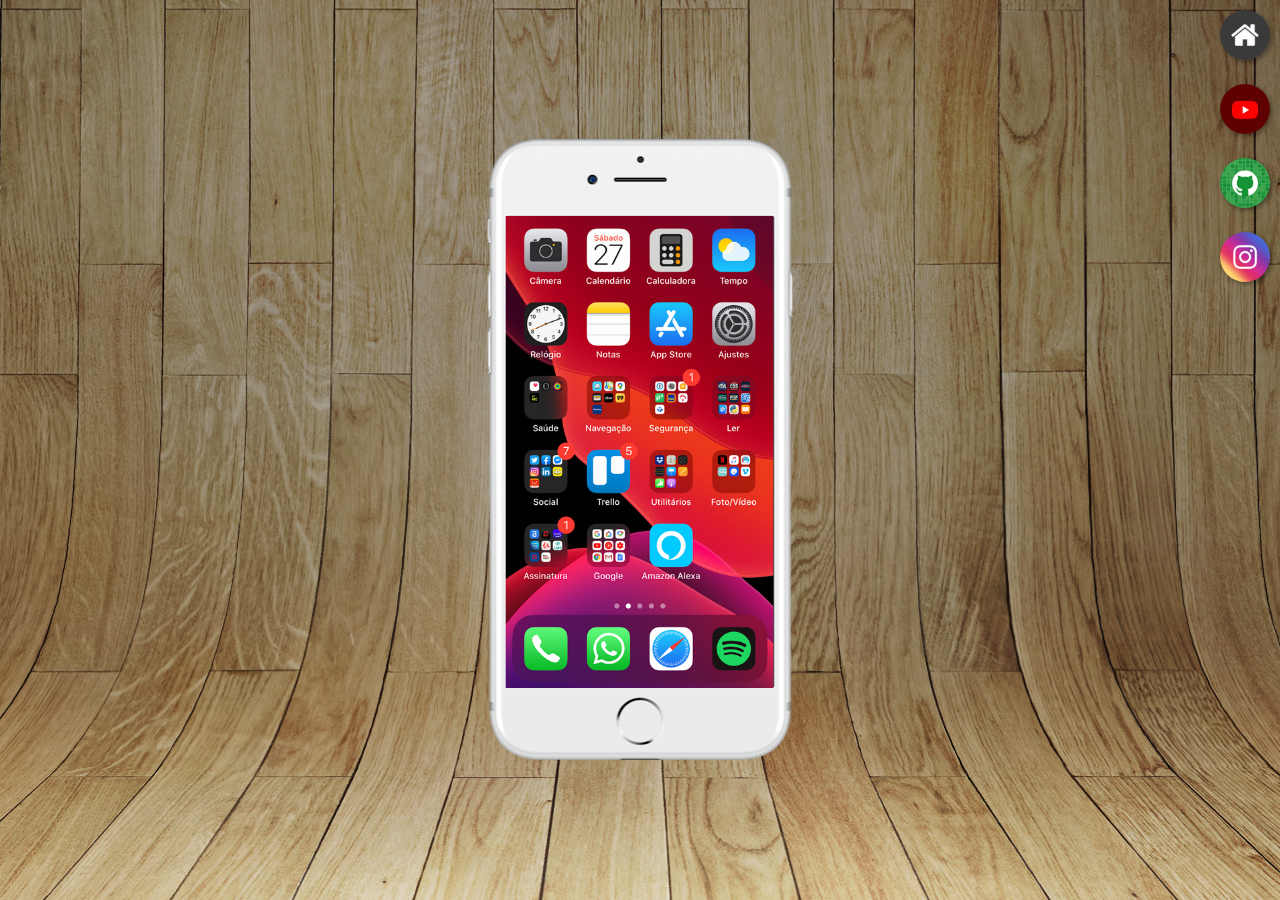
<file: index.html>
<!DOCTYPE html>
<html lang="pt-br">
<head>
    <meta charset="UTF-8">
    <meta name="viewport" content="width=device-width, initial-scale=1.0">
    <link rel="shortcut icon" href="favicon.ico" type="image/x-icon">
    <link rel="stylesheet" href="style.css">
    <title>Projeto Redes Sociais</title>
    
    
</head>
<body>   
    

    <main>
        <section id="telefone">
            <iframe name="tela" id="tela" src="home.html" frameborder="0">Não é compatível com isso.</iframe>
        </section>

        <section id="redes-sociais">
            <a href="home.html" target="tela"><img src="imagens/logo-home.jpg" alt="home"></a> <br>
            <a href="youtube.html" target="tela"><img src="imagens/logo-youtube.jpg" alt="youtube"></a> <br>
            <a href="" target="tela"><img src="imagens/logo-github.jpg" alt="GitHub"></a> <br>
            <a href="instagram.html" target="tela"><img src="imagens/logo-instagram.jpg" alt="Instagram"></a>

        </section>
    </main>
</body>
</html>
</file>
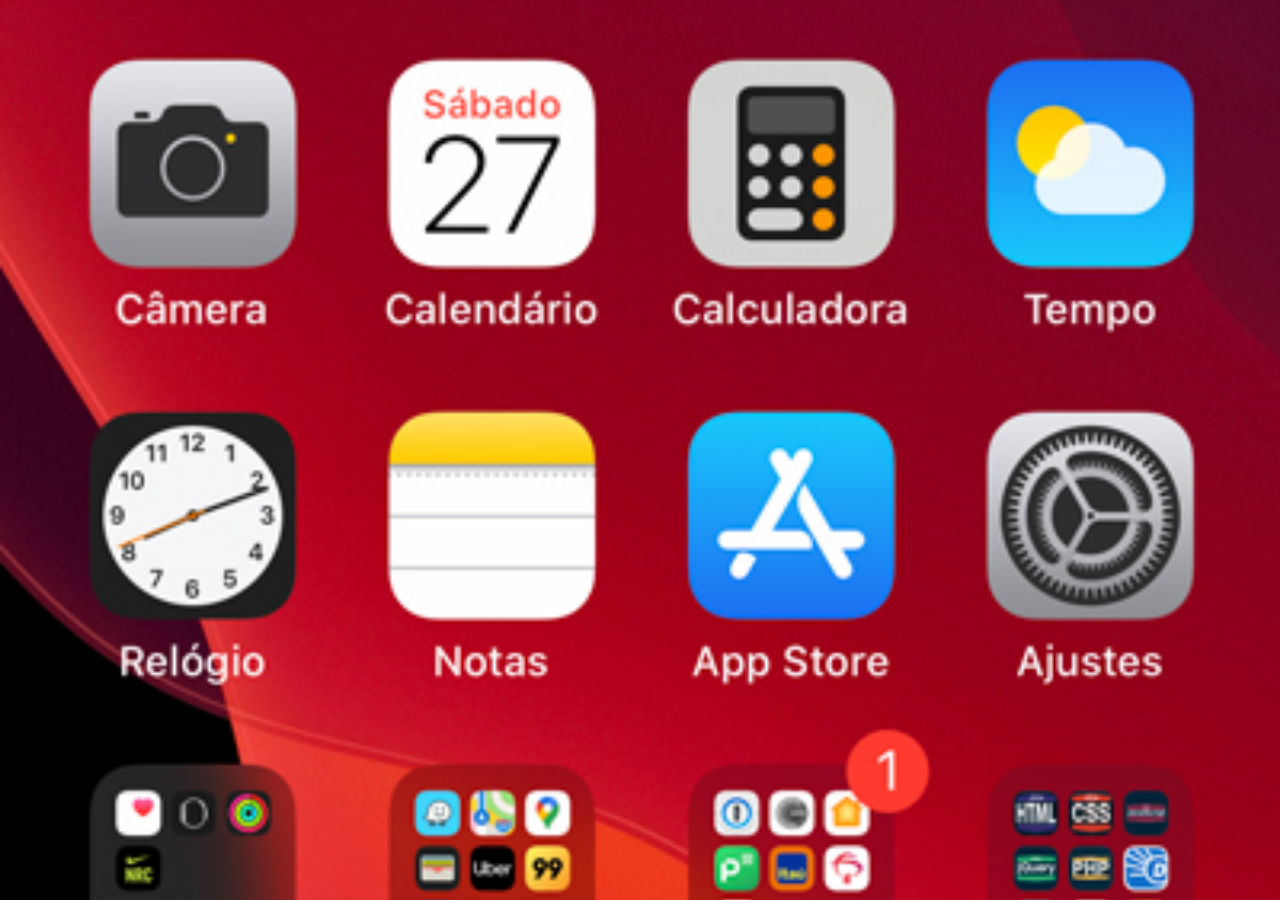
<file: home.html>
<!DOCTYPE html>
<html lang="pt-br">
<head>
    <meta charset="UTF-8">
    <meta name="viewport" content="width=device-width, initial-scale=1.0">
    <title>Home</title>
    <style>
        * {
            padding: 0;
            margin: 0;
        }
        body {
            height: 100vh;
            width: 100vw;
            background-image: url(imagens/tela-home.jpg);
            background-repeat: no-repeat;
            background-position: top center;
            background-size: cover;
        }
    </style>
</head>
<body>
    
    
</body>
</html>
</file>
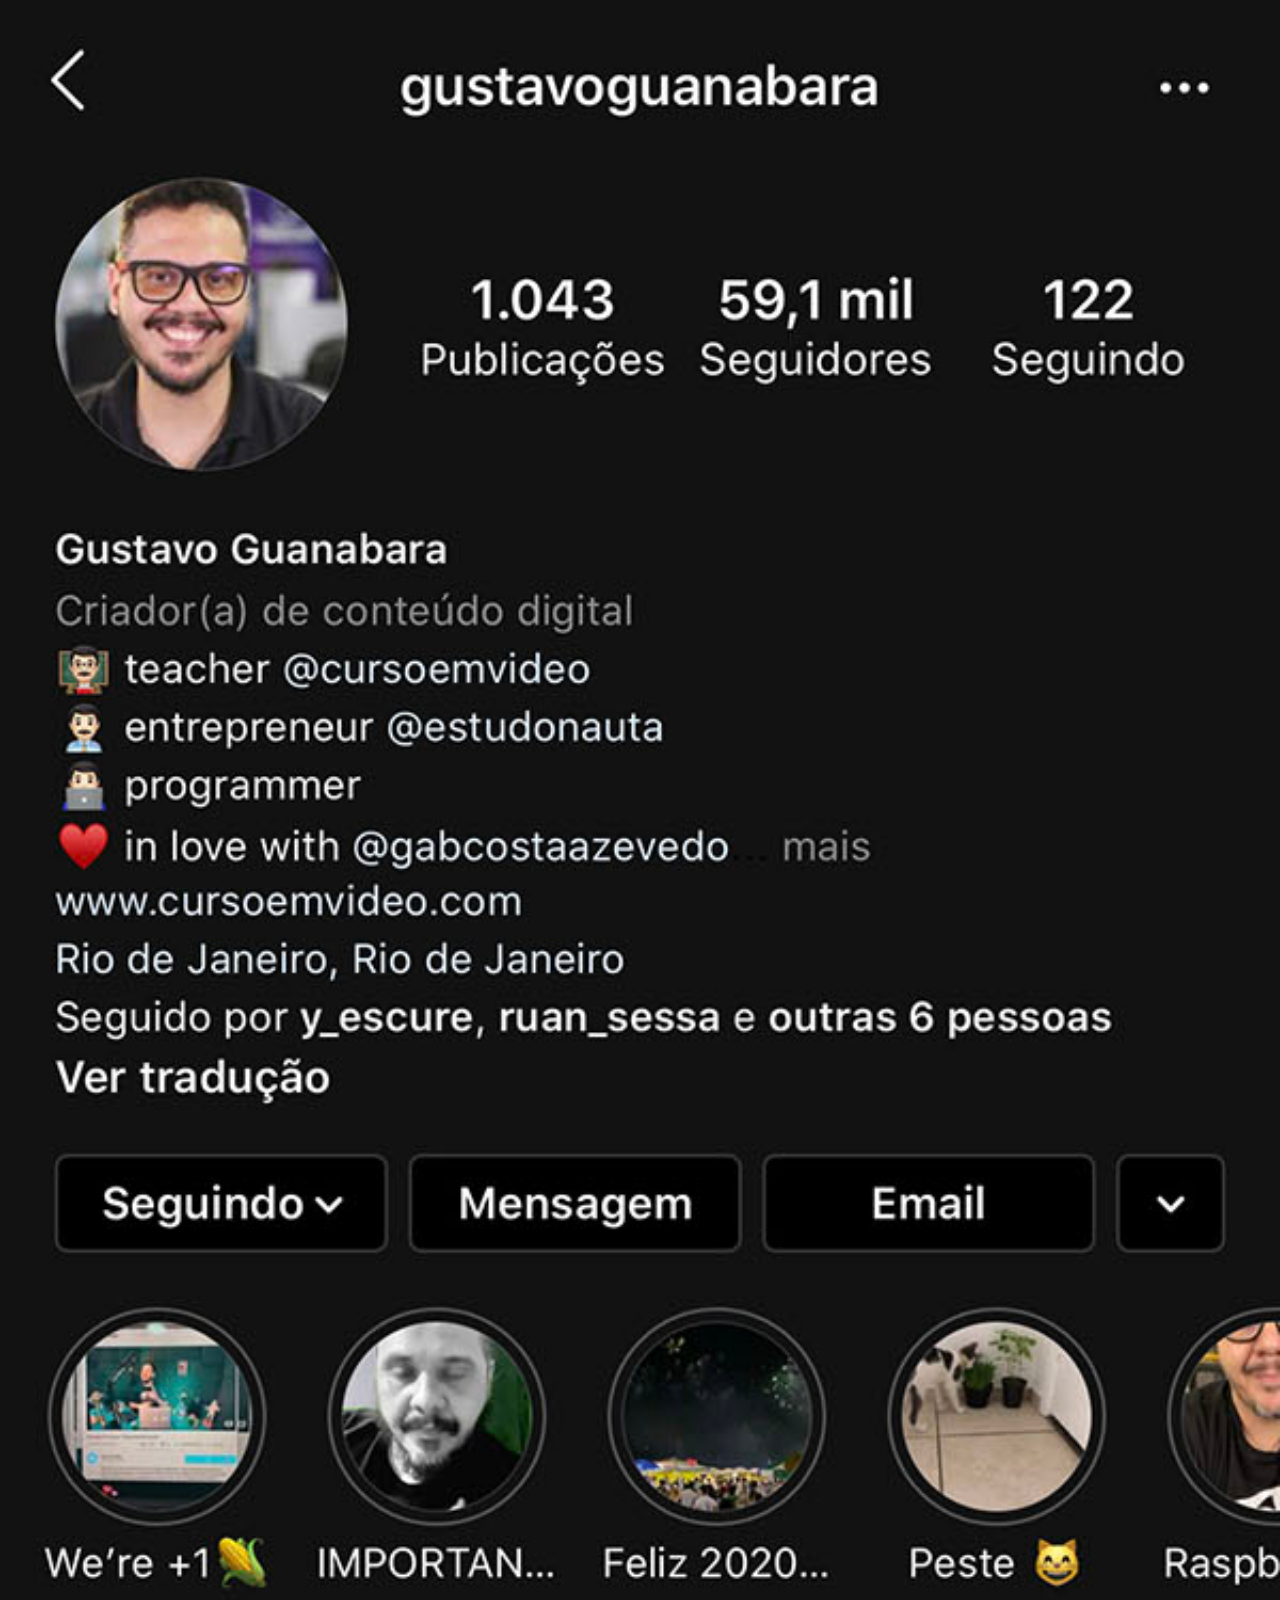
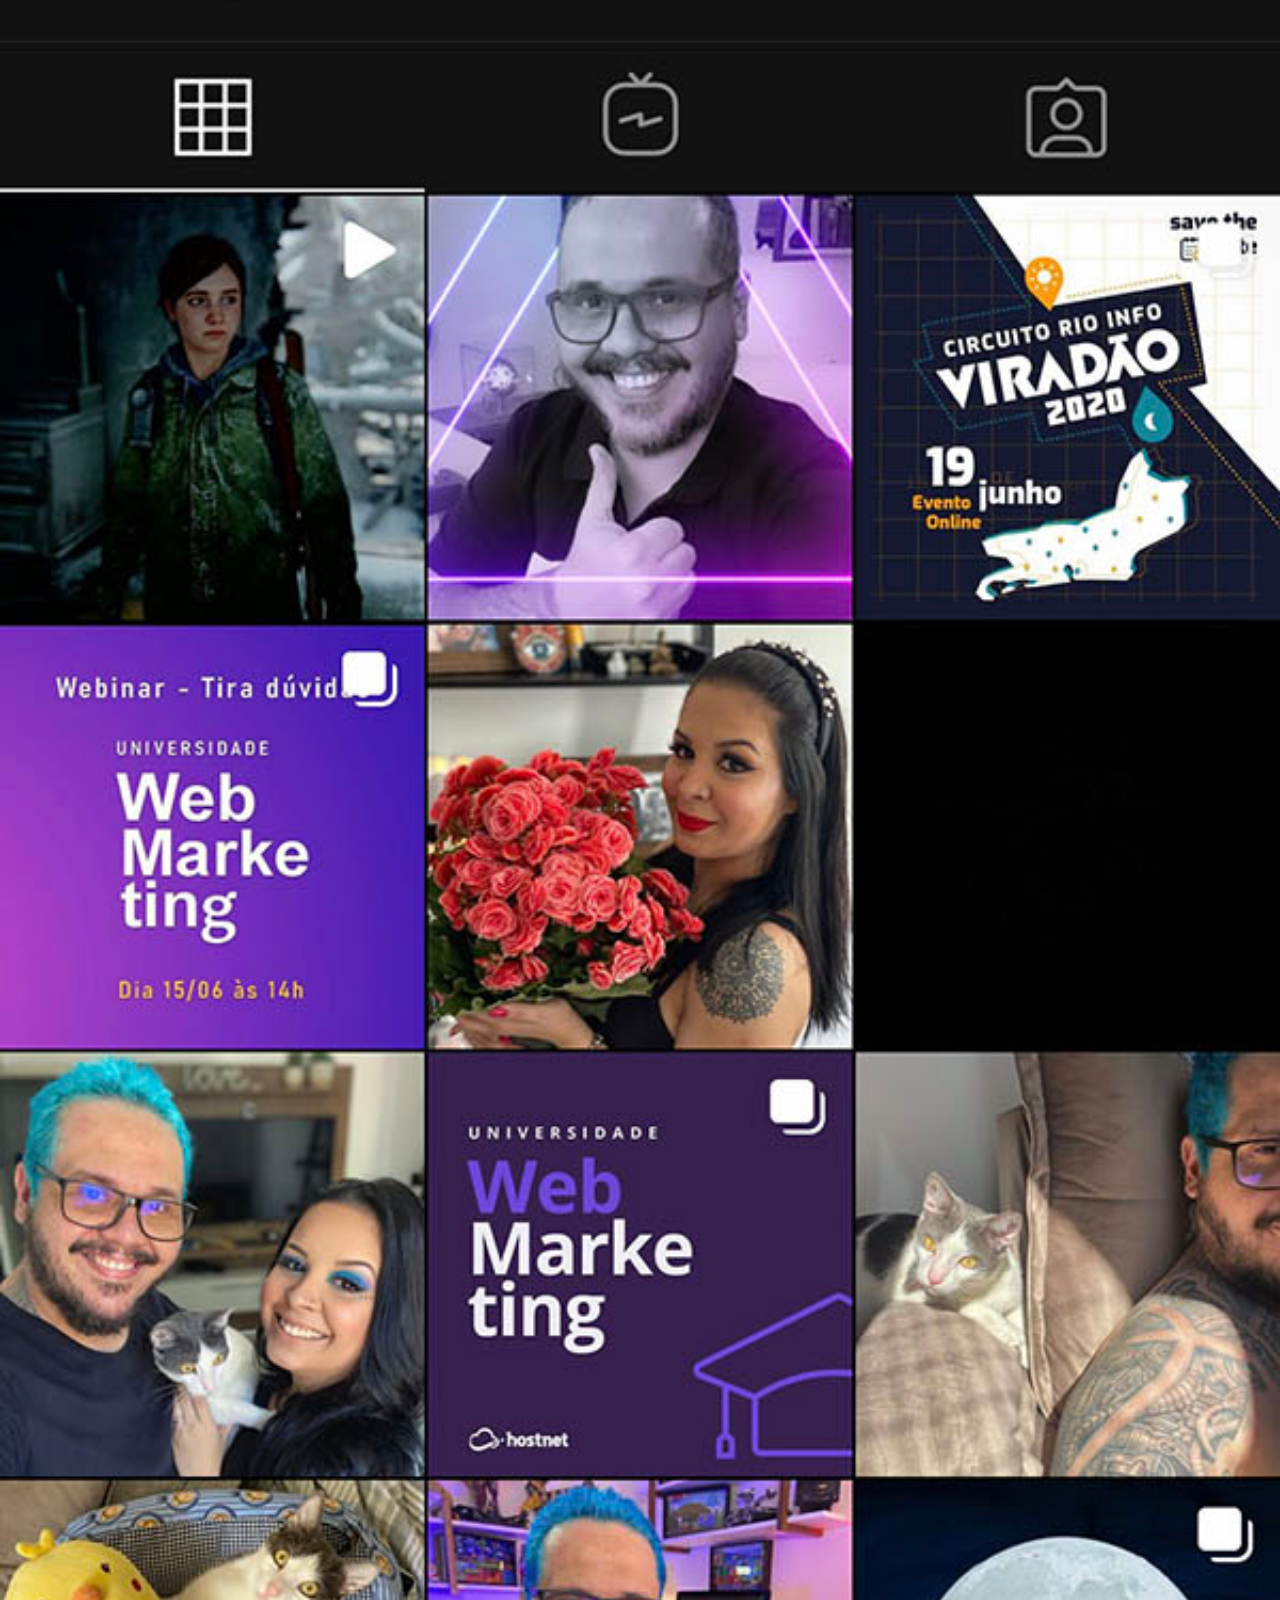
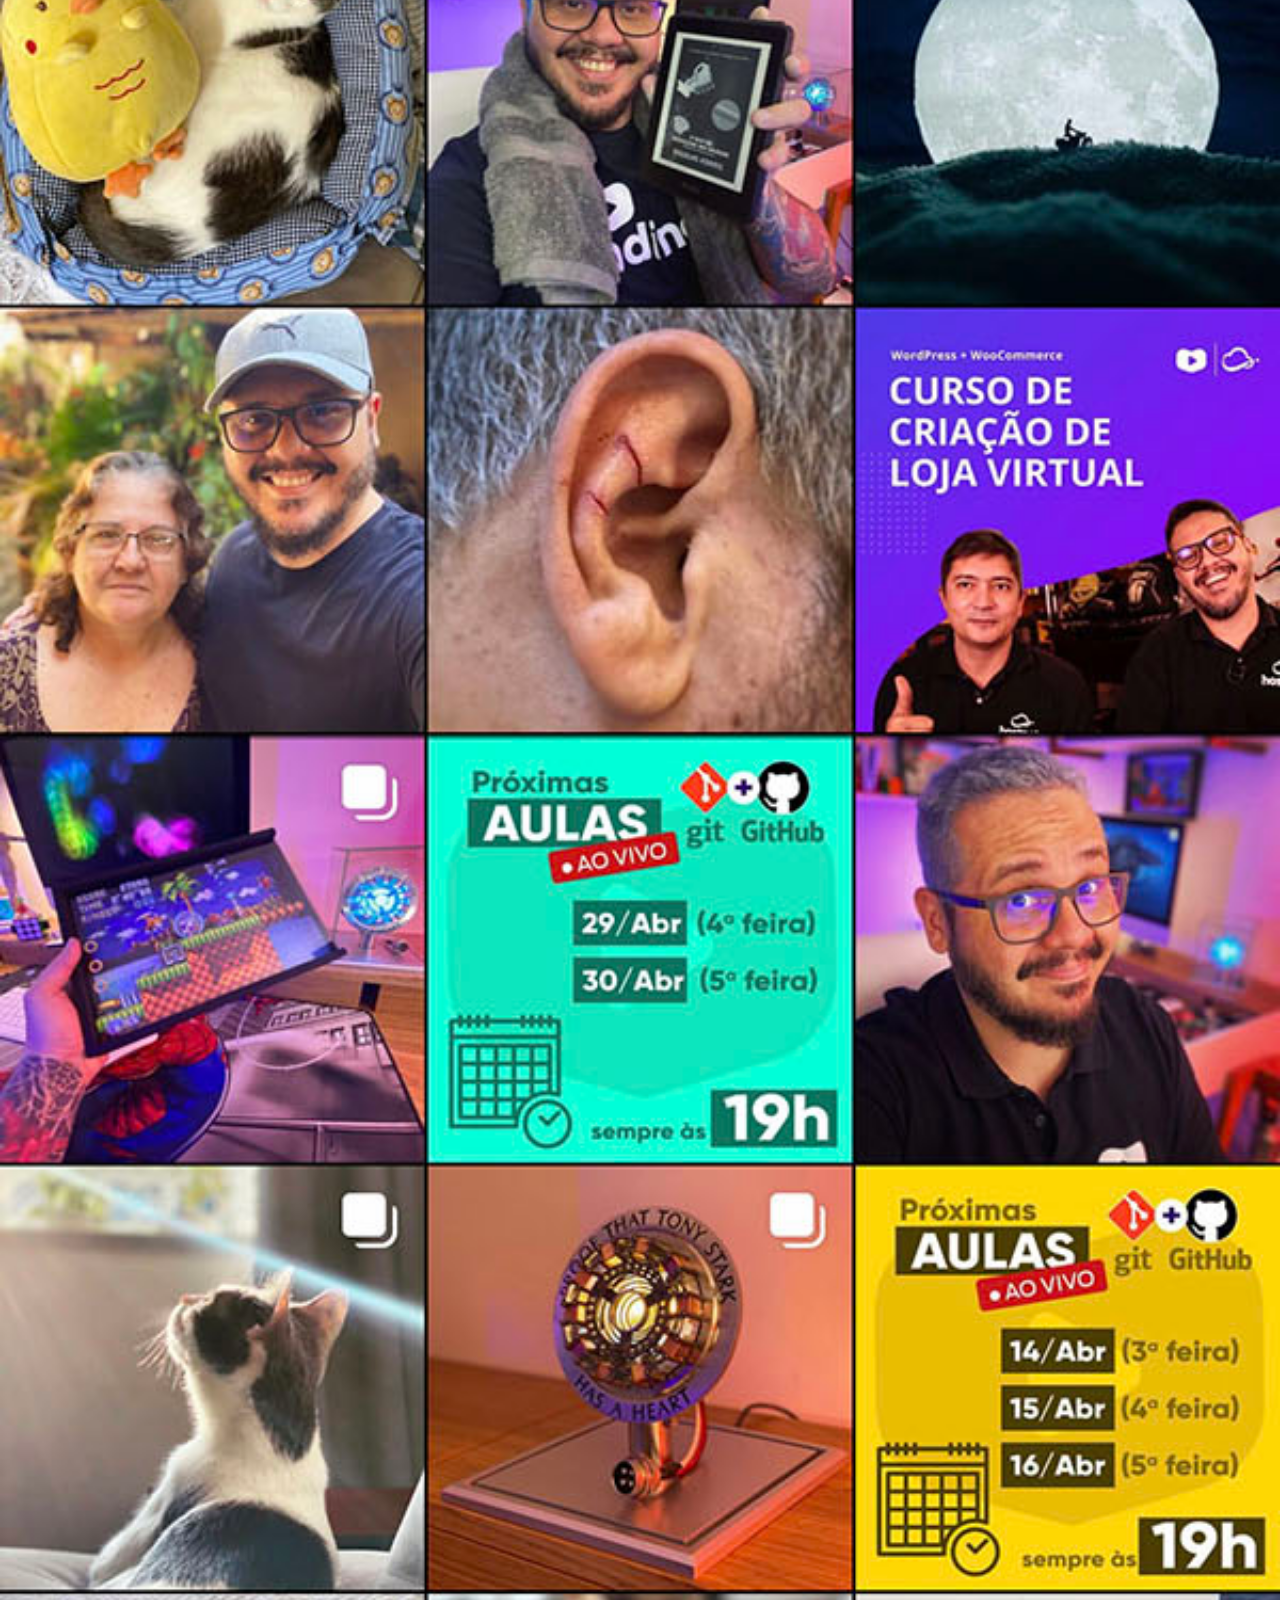
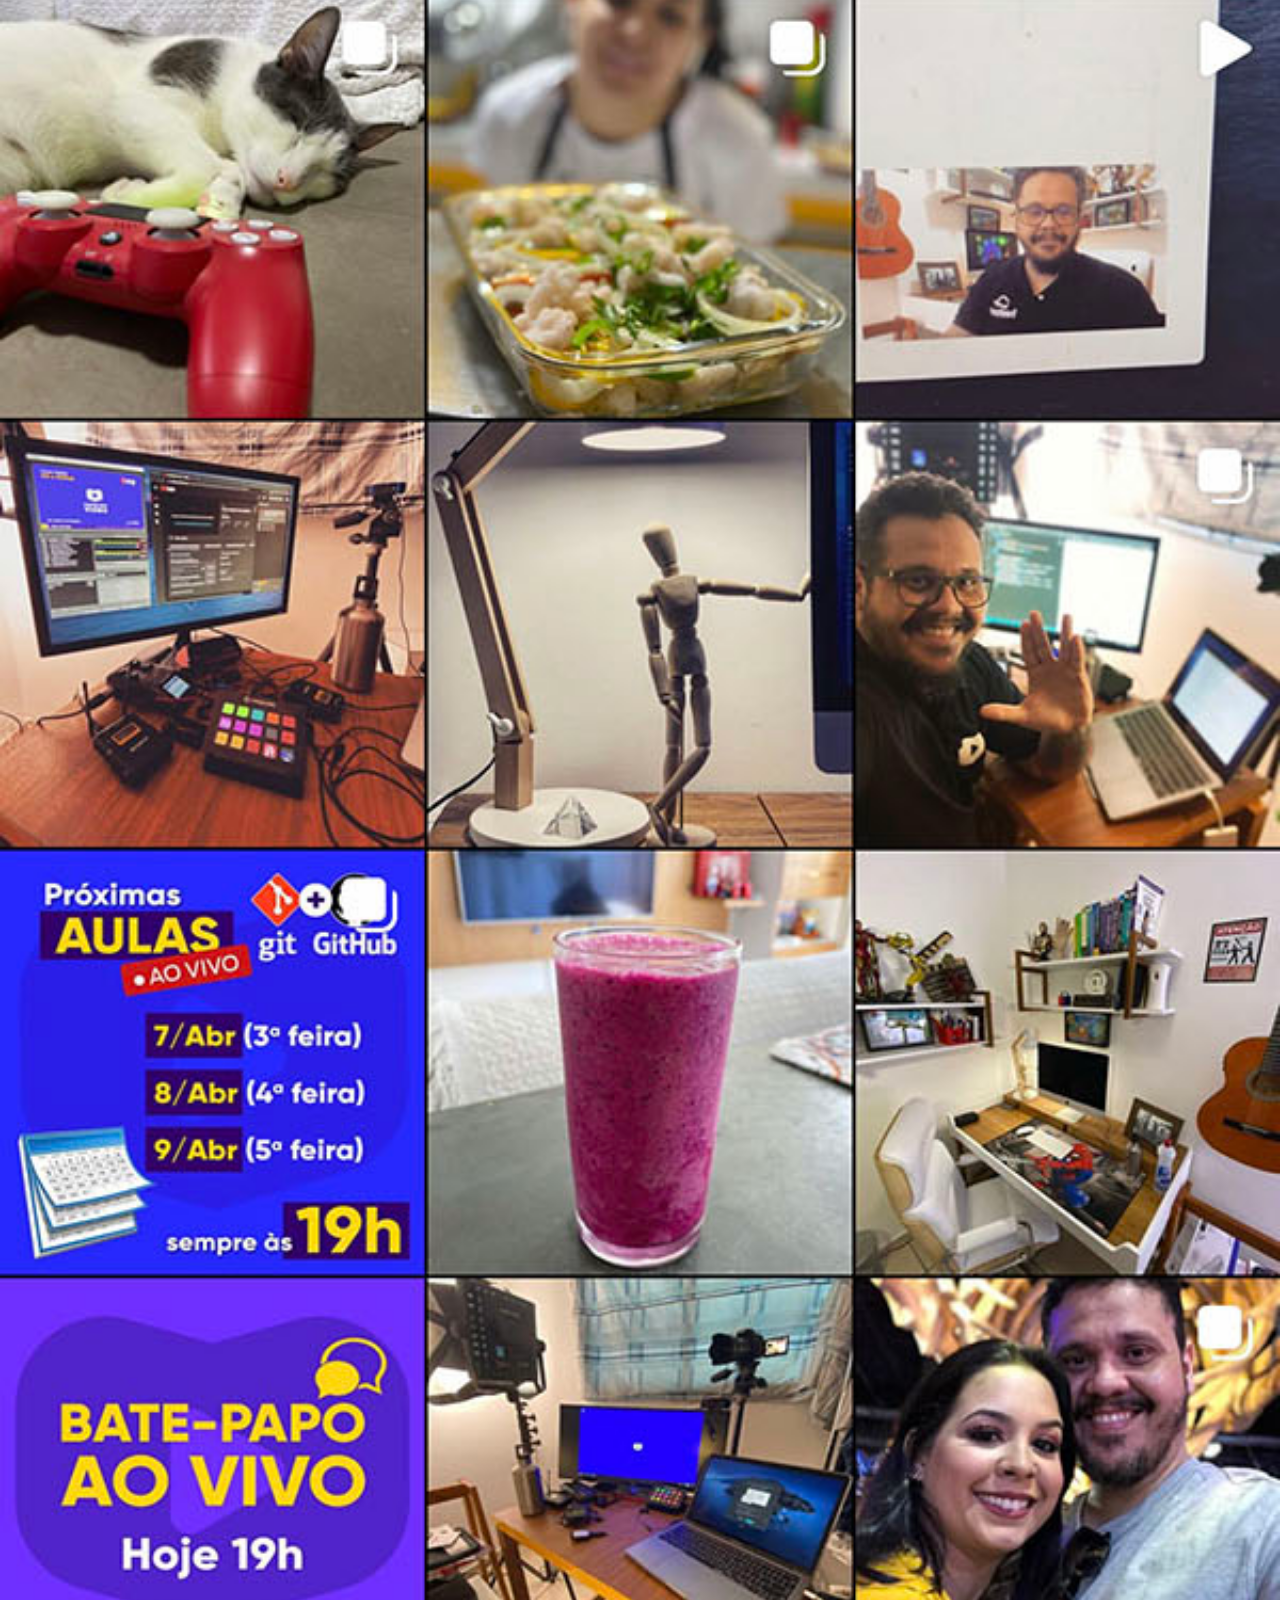
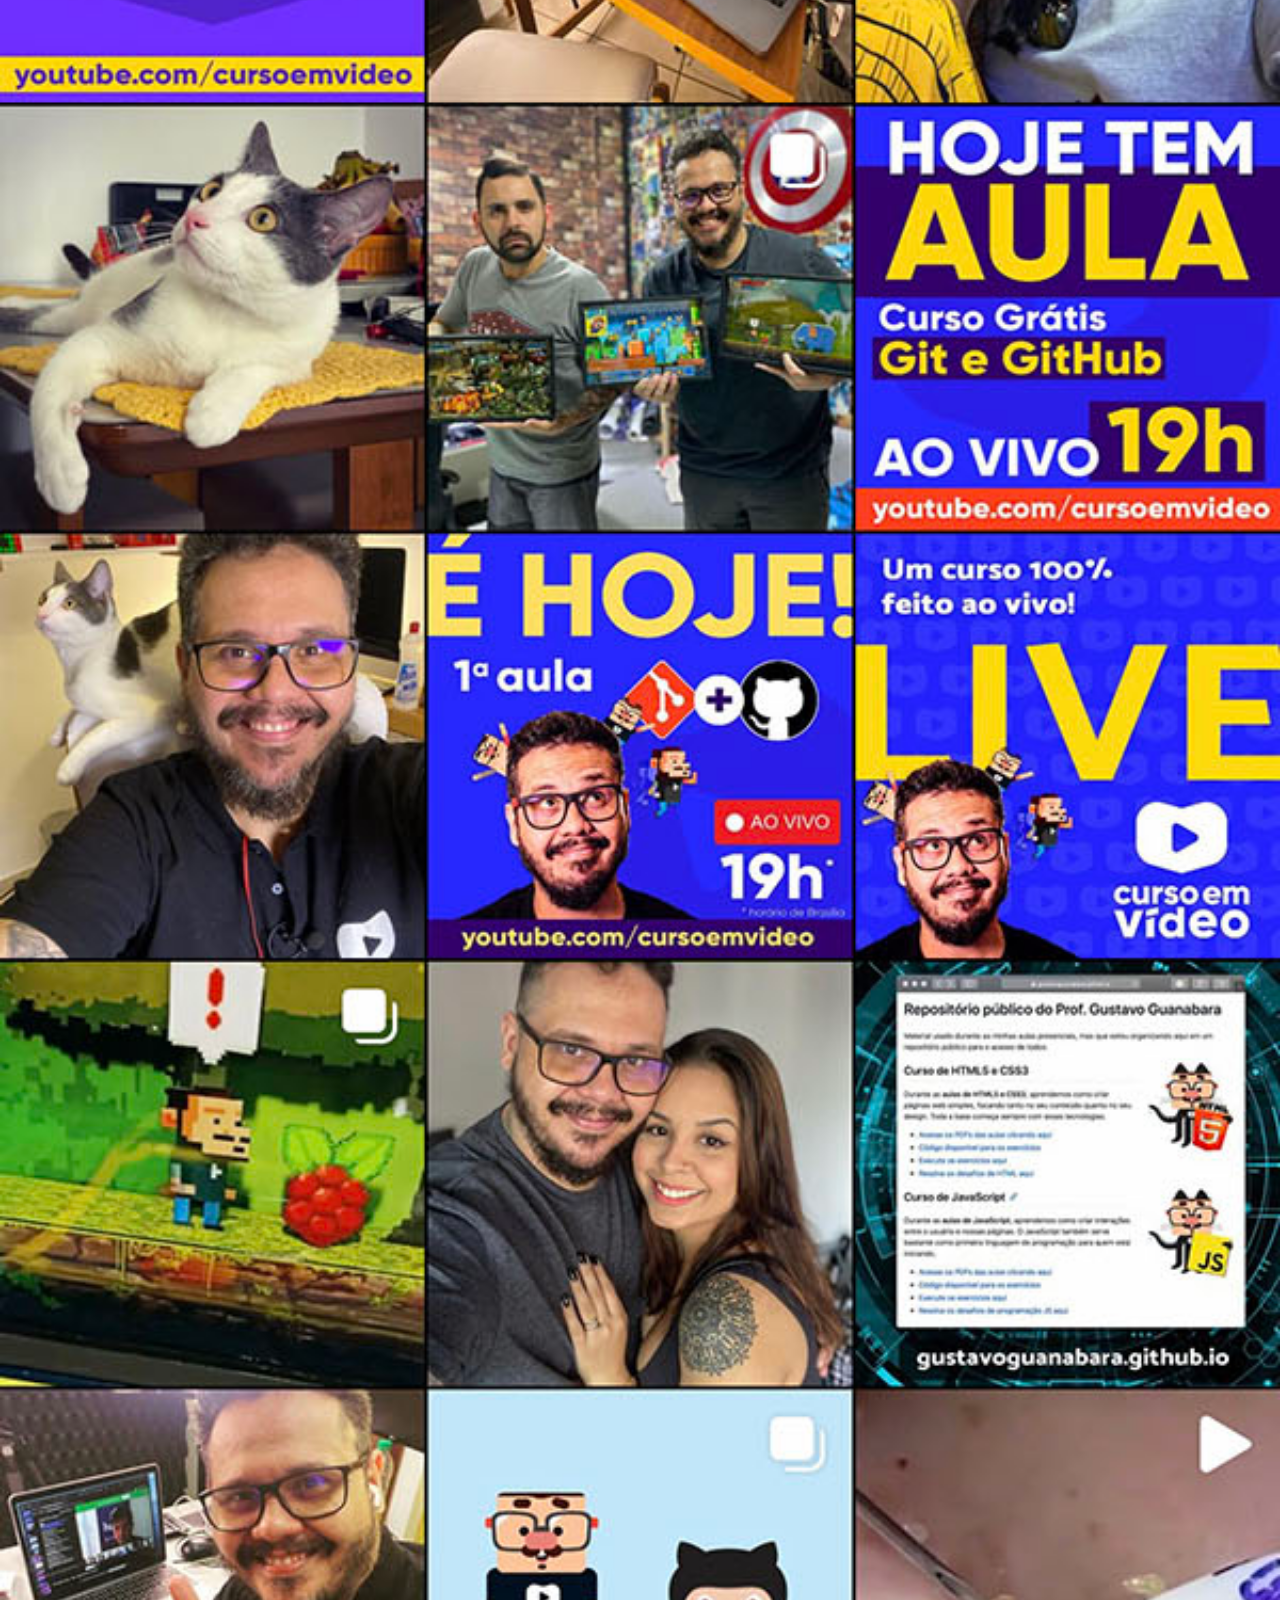
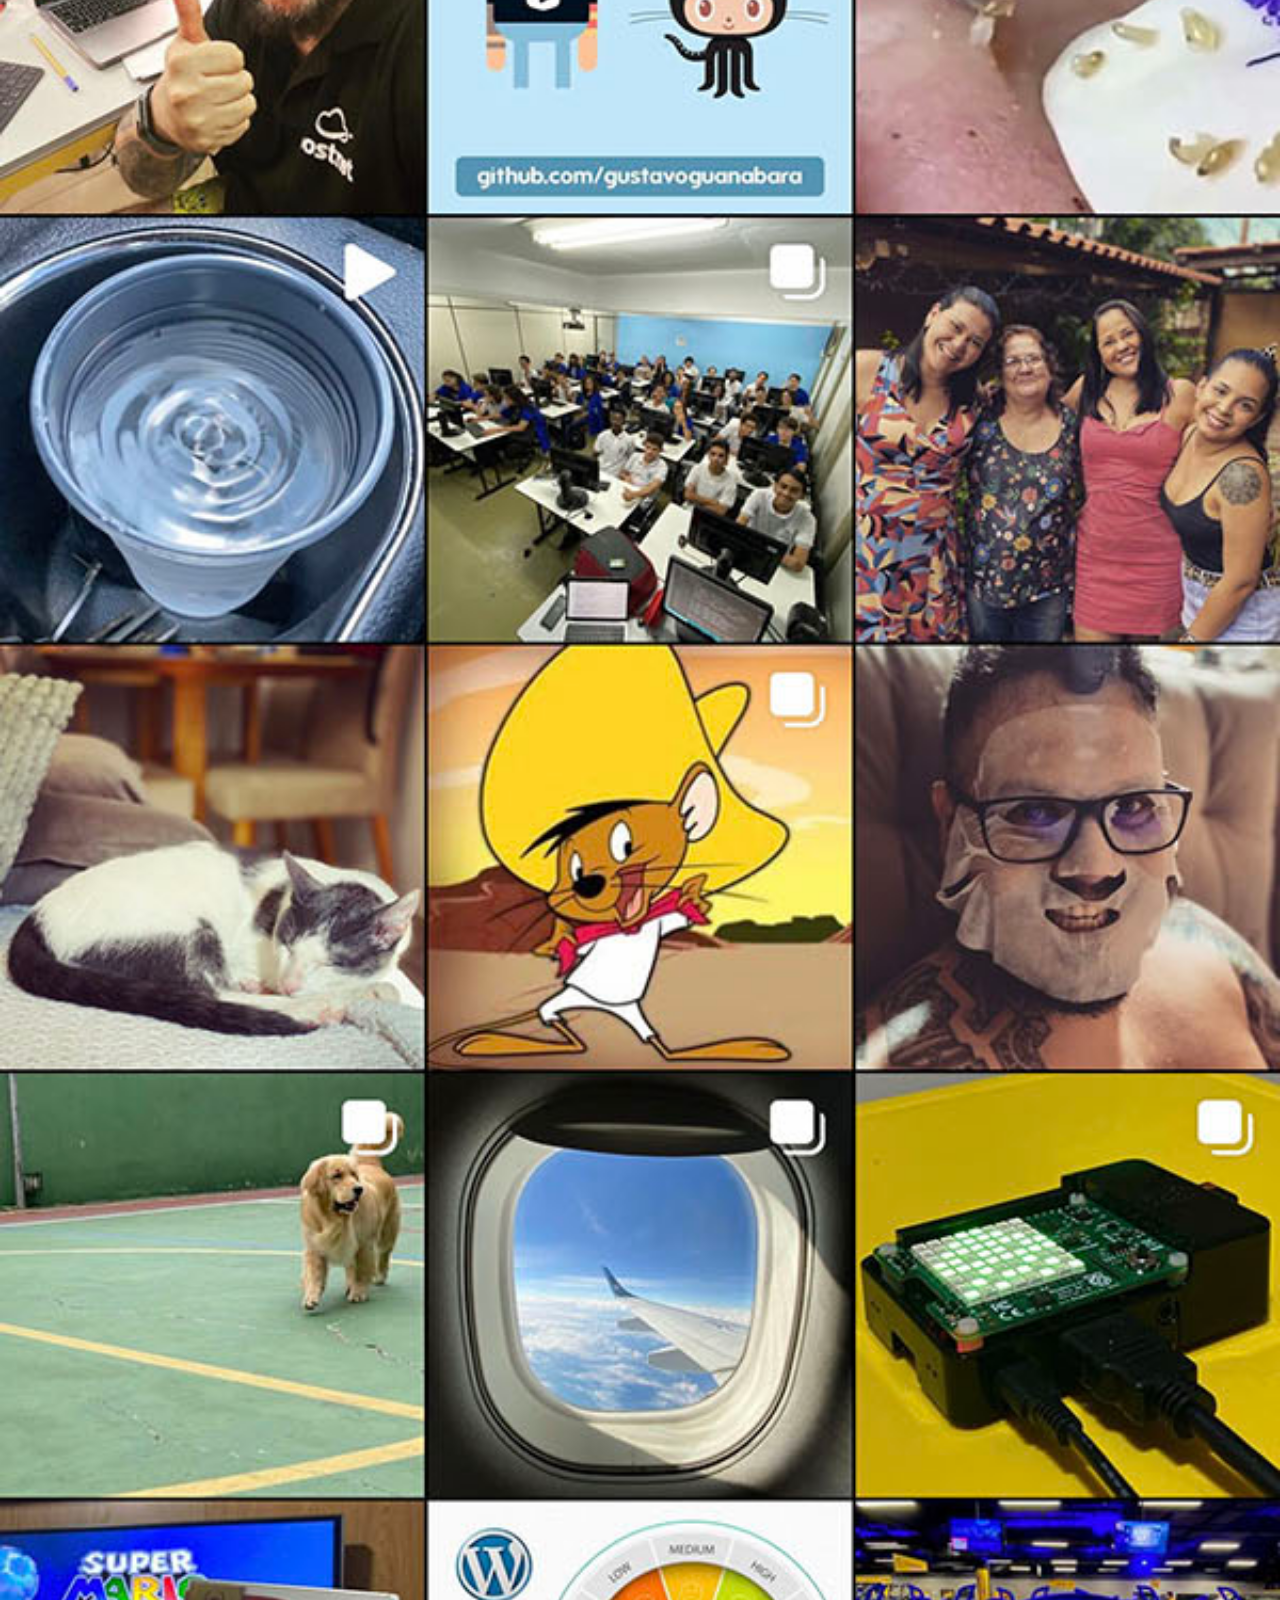
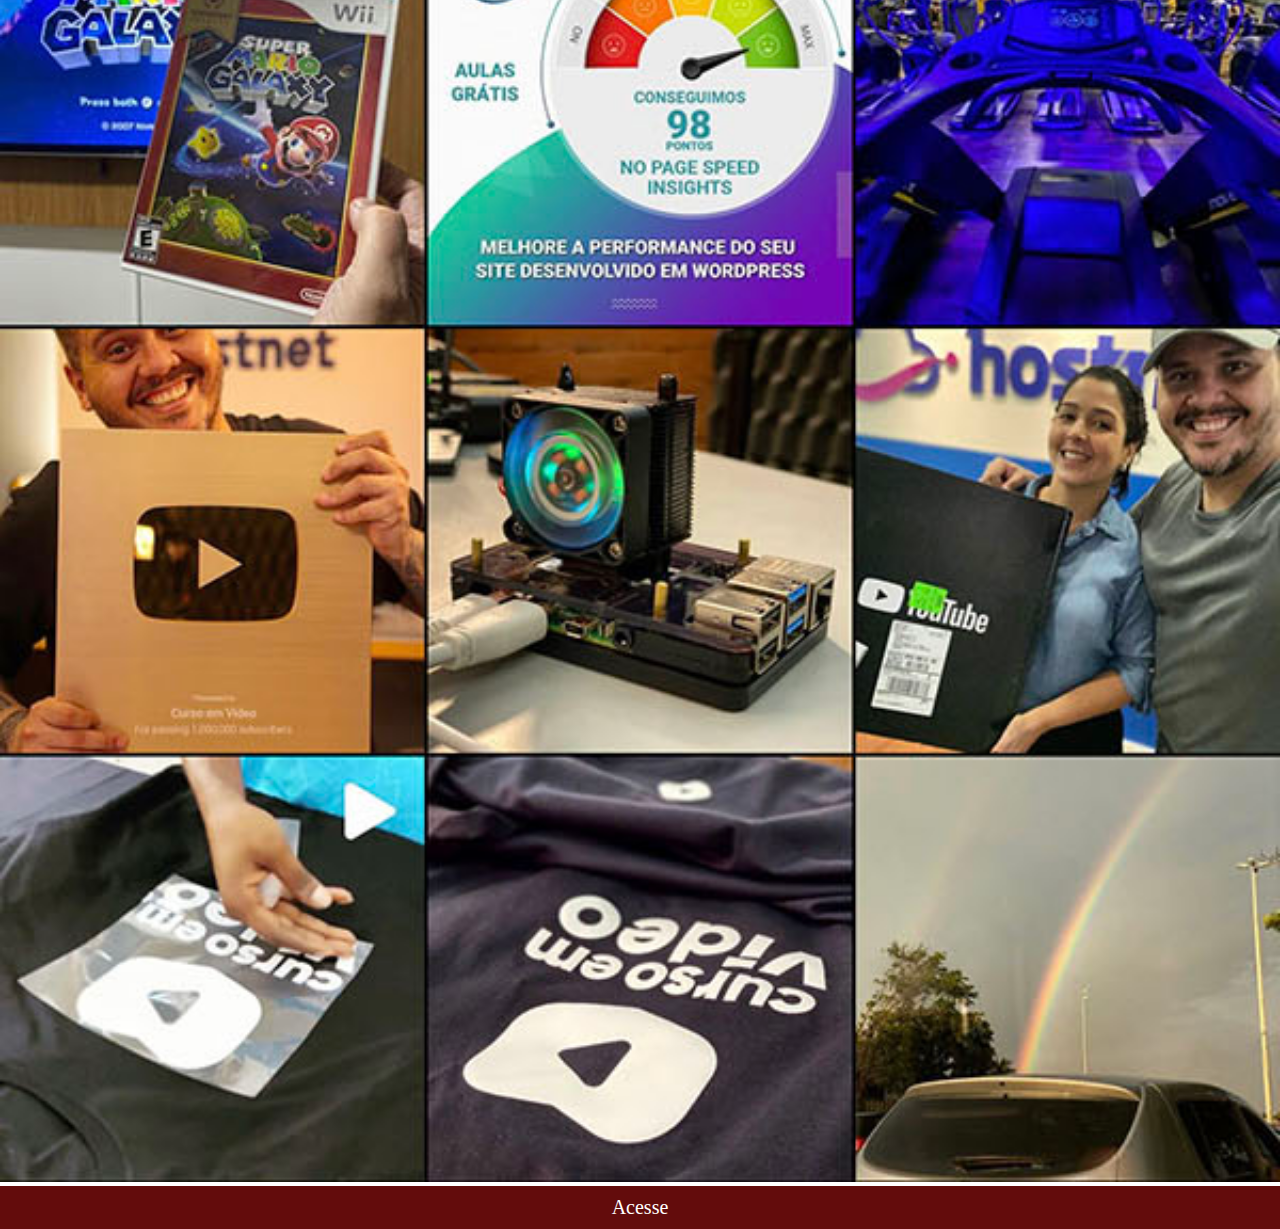
<file: instagram.html>
<!DOCTYPE html>
<html lang="pt-br">
<head>
    <meta charset="UTF-8">
    <meta name="viewport" content="width=device-width, initial-scale=1.0">
    <title>Instagram</title>
    <link rel="stylesheet" href="social.css">
</head>
<body>
    <img src="imagens/tela-instagram.jpg" alt="instagram">
    <a href="https://www.instagram.com/vyny_314/" target="_blank">Acesse</a>
</body>
</html>
</file>
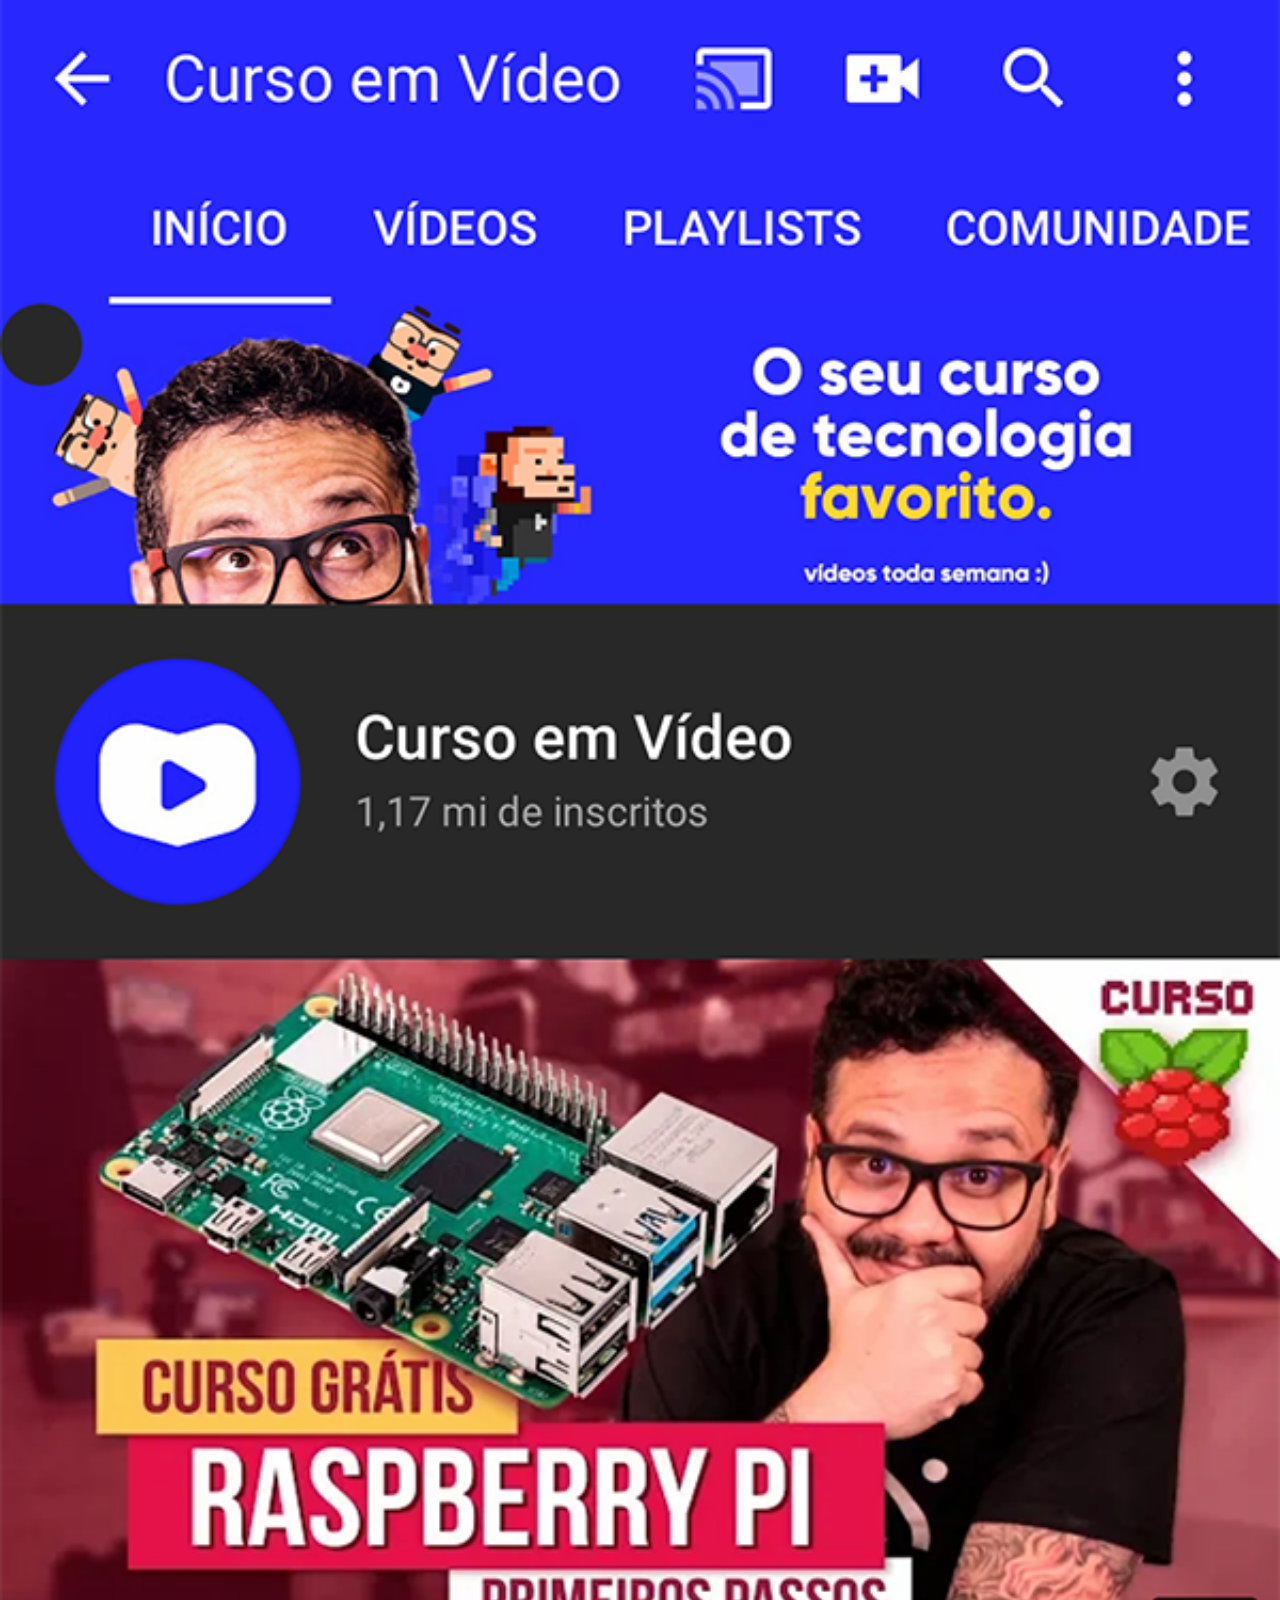
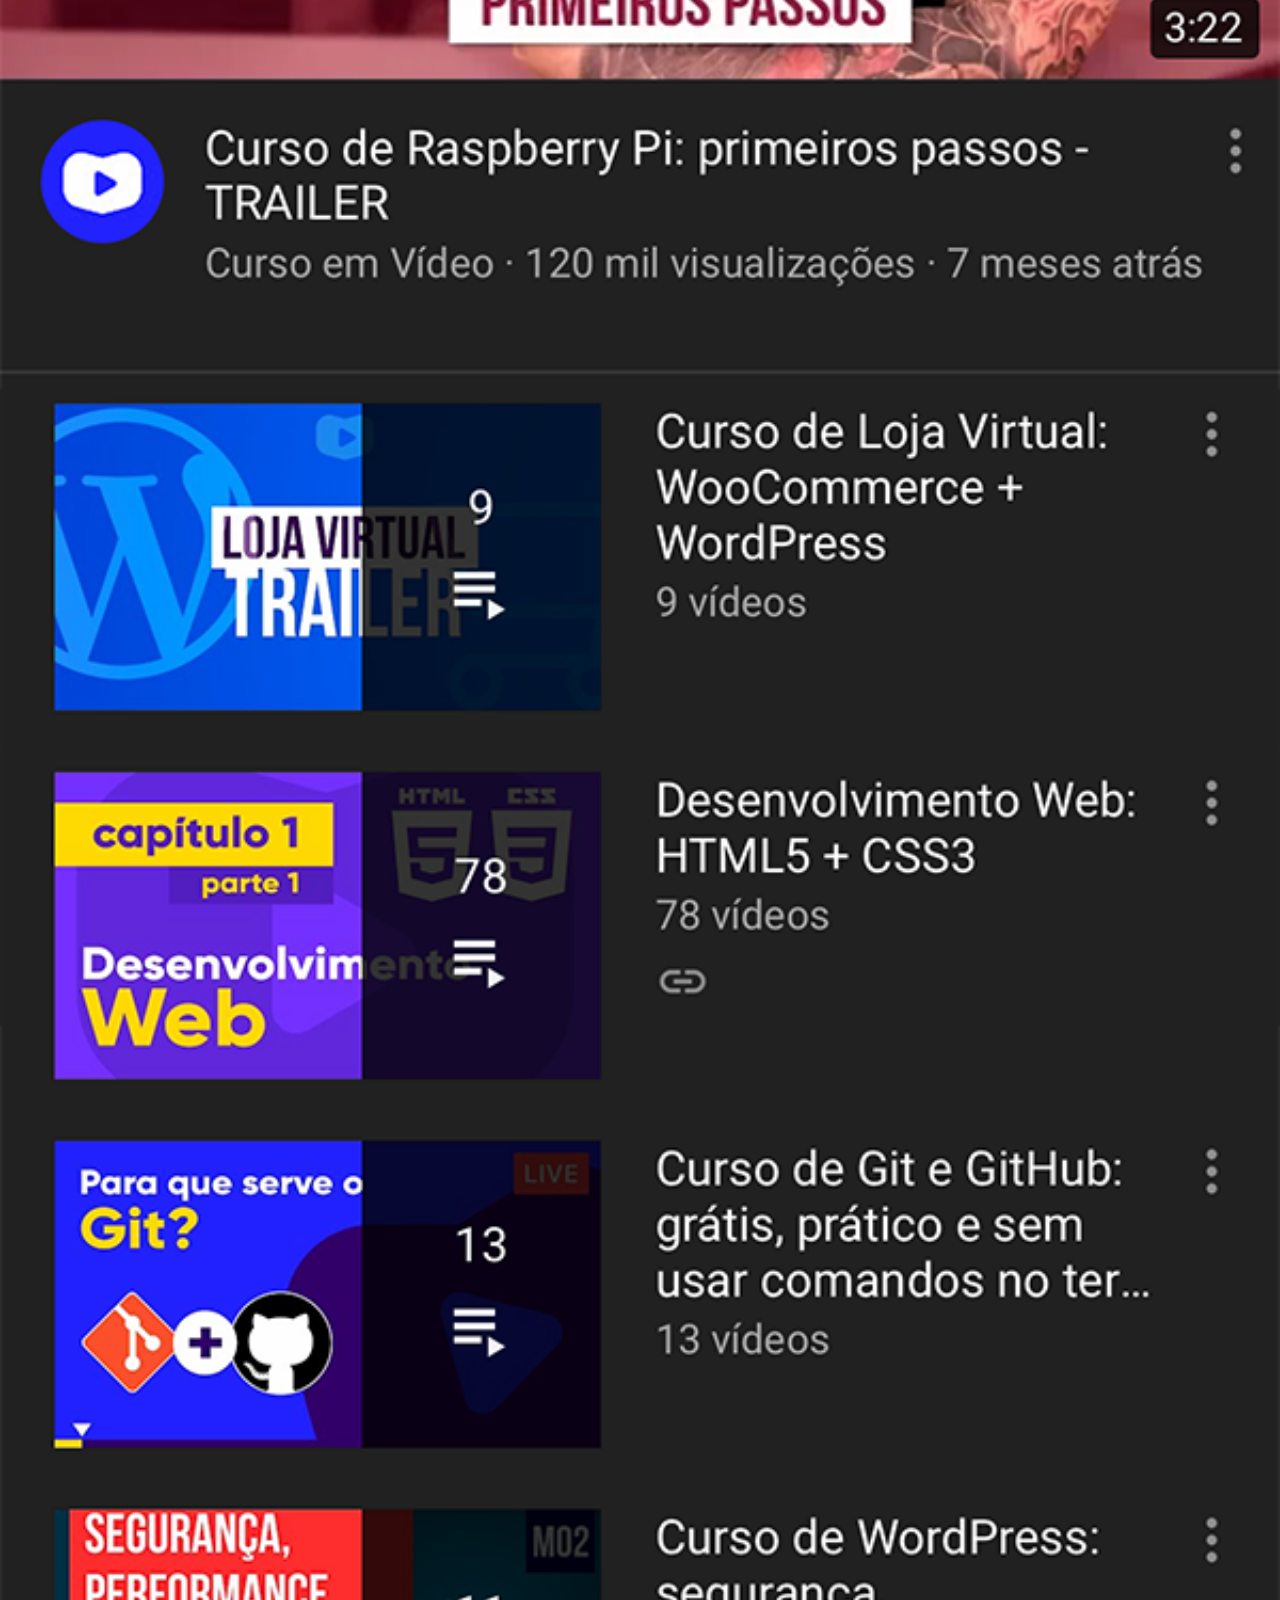
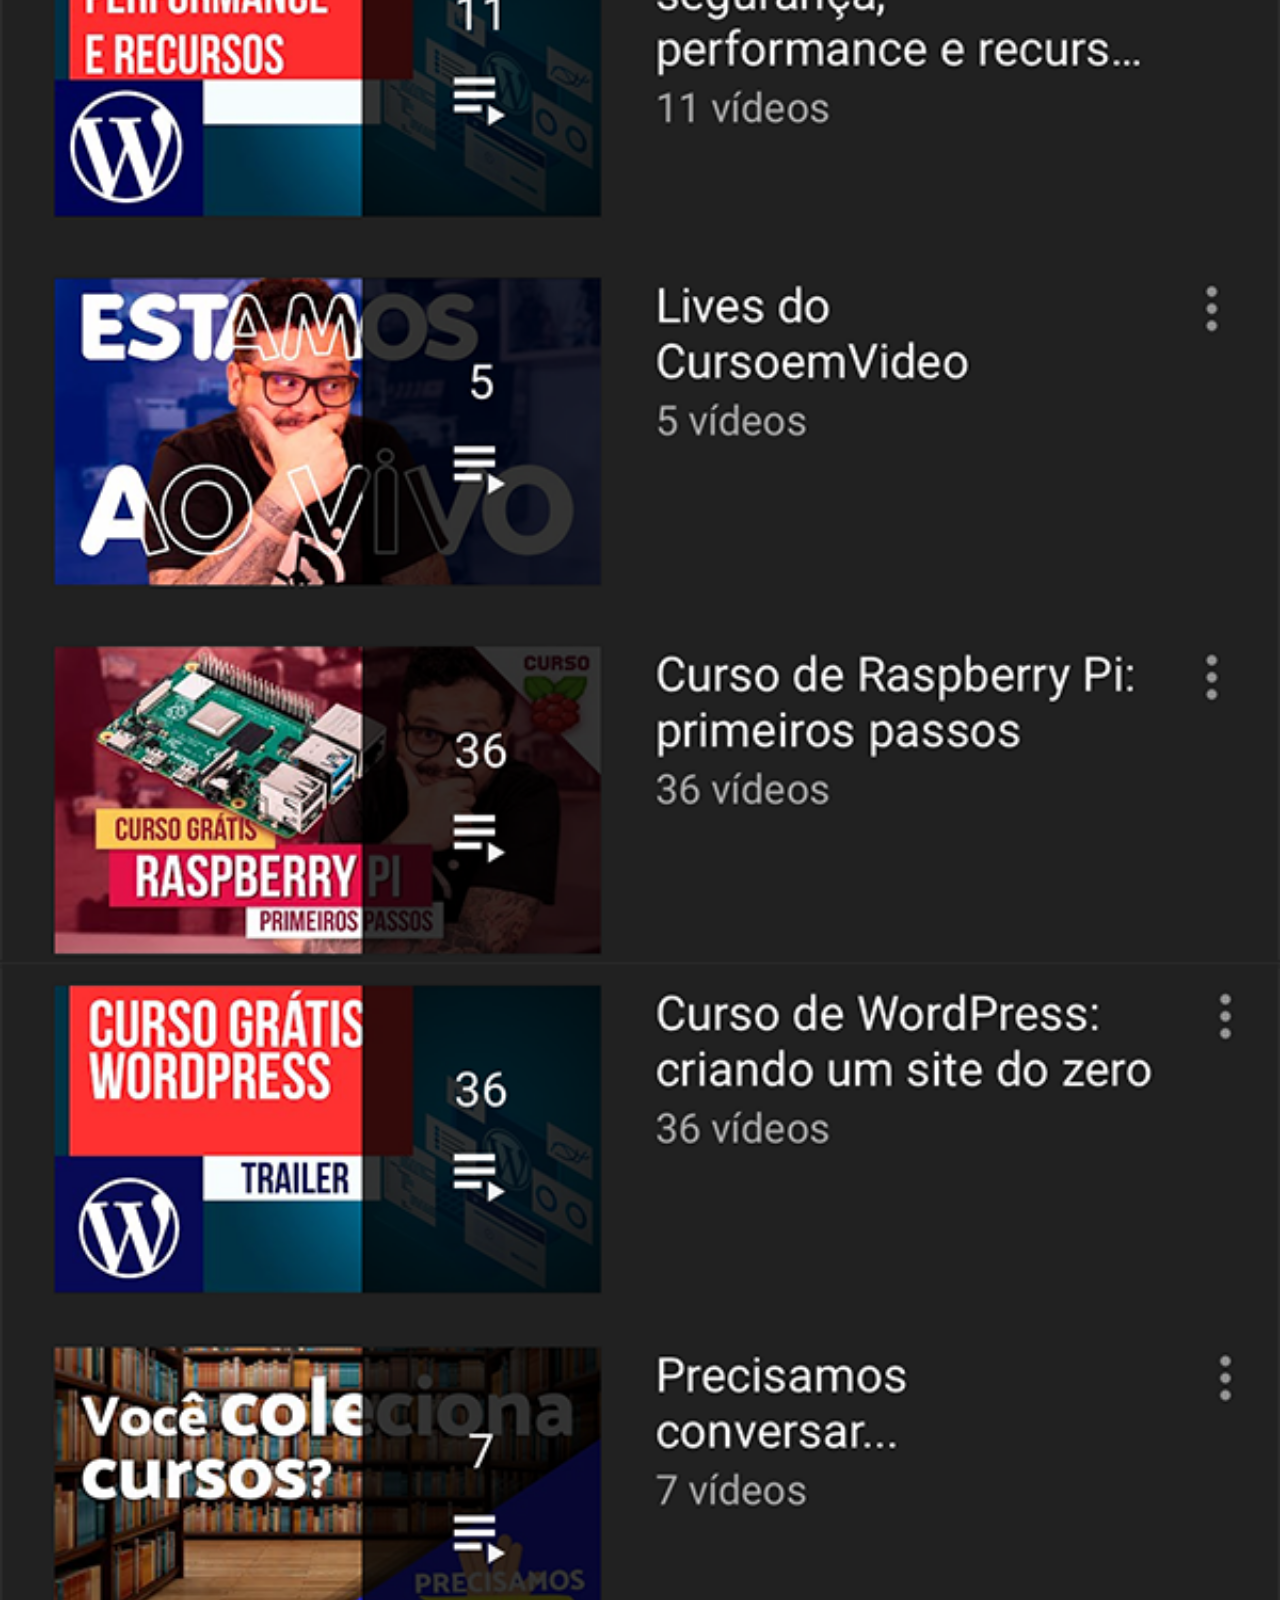
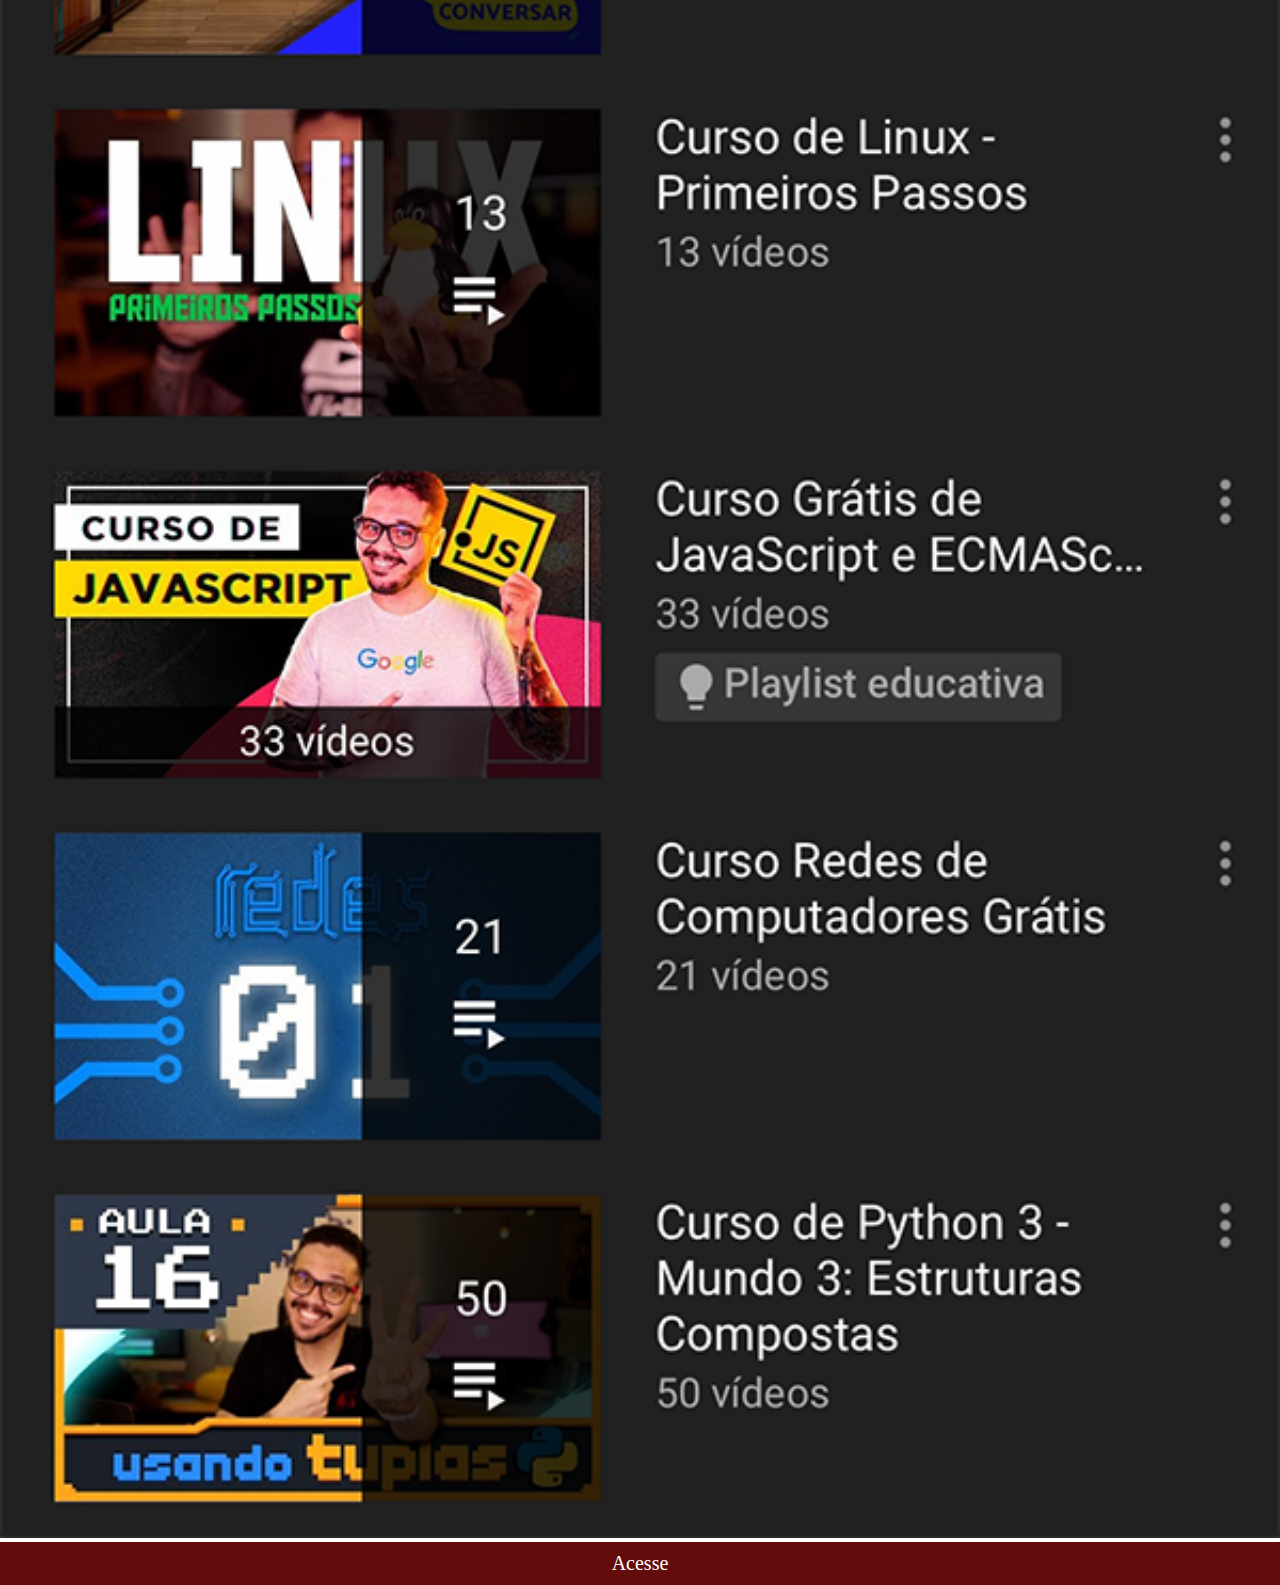
<file: youtube.html>
<!DOCTYPE html>
<html lang="pt-br">
<head>
    <meta charset="UTF-8">
    <meta name="viewport" content="width=device-width, initial-scale=1.0">
    <title>Document</title>
    <link rel="stylesheet" href="social.css">
</head>
<body>
    <img src="imagens/tela-youtube.png" alt="">
    <a href="https://www.youtube.com/@BeyondTheGuitar/videos" target="_blank">Acesse</a>
</body>
</html>
</file>
<file: style.css>
@import url('https://fonts.googleapis.com/css2?family=Roboto:ital,wght@0,100..900;1,100..900&display=swap');

* {
    padding: 0;
    margin: 0;
    font-family:'roboto' , Arial, Helvetica, sans-serif ;
}


body 
{
    height: 100vh;
    width: 100vw;
    background-image: url(imagens/fundo-madeira.jpg);
    background-repeat: no-repeat;
    background-position: center;
    background-attachment: fixed;
    background-color: black;
}
main {
    height: 100vh;
    position: relative;
}

#telefone {
    position: absolute;
    top: 50%; 
    left: 50%;
    transform: translate(-50%, -50%);
    height: 628px;
    width: 311px;
    background-image: url(imagens/frame-iphone.png);
    background-repeat: no-repeat;

}

#tela {
    position: relative;
    left: 21px;
    top: 80px;
    height: 472px;
    width: 268px;
}
#redes-sociais {
    text-align: right;
}
#redes-sociais a img {
    box-sizing: border-box;
    width: 50px;
    border-radius: 50%;
    margin: 10px;
    box-shadow: 2px 2px 5px rgba(0, 0, 0, 0.400);
}

#redes-sociais a img:hover {
border: 1px solid rgba(255, 255, 255, 0.600);
transform: translate(-3px, -3px);
box-shadow: 3px 3px 10px rgba(0, 0, 0, 0.555);
transition:  0.4s , border 0.4s;

}
</file>
<file: social.css>
*{
             padding: 0;
             margin: 0;
        }
        ::-webkit-scrollbar {
            width: 0px;
            height: 0px;
        }
        img {
            width: 100vw;
            

        }
        a {
            font-size: 20px;
            padding: 10px;
            text-align: center;
            display: block;
            color: white;
            text-decoration: none;
            background-color: rgb(99, 12, 12);
            font-weight: boldear;
        }
        a:hover {
            background-color: rgb(255, 0, 0);
        }
</file>
